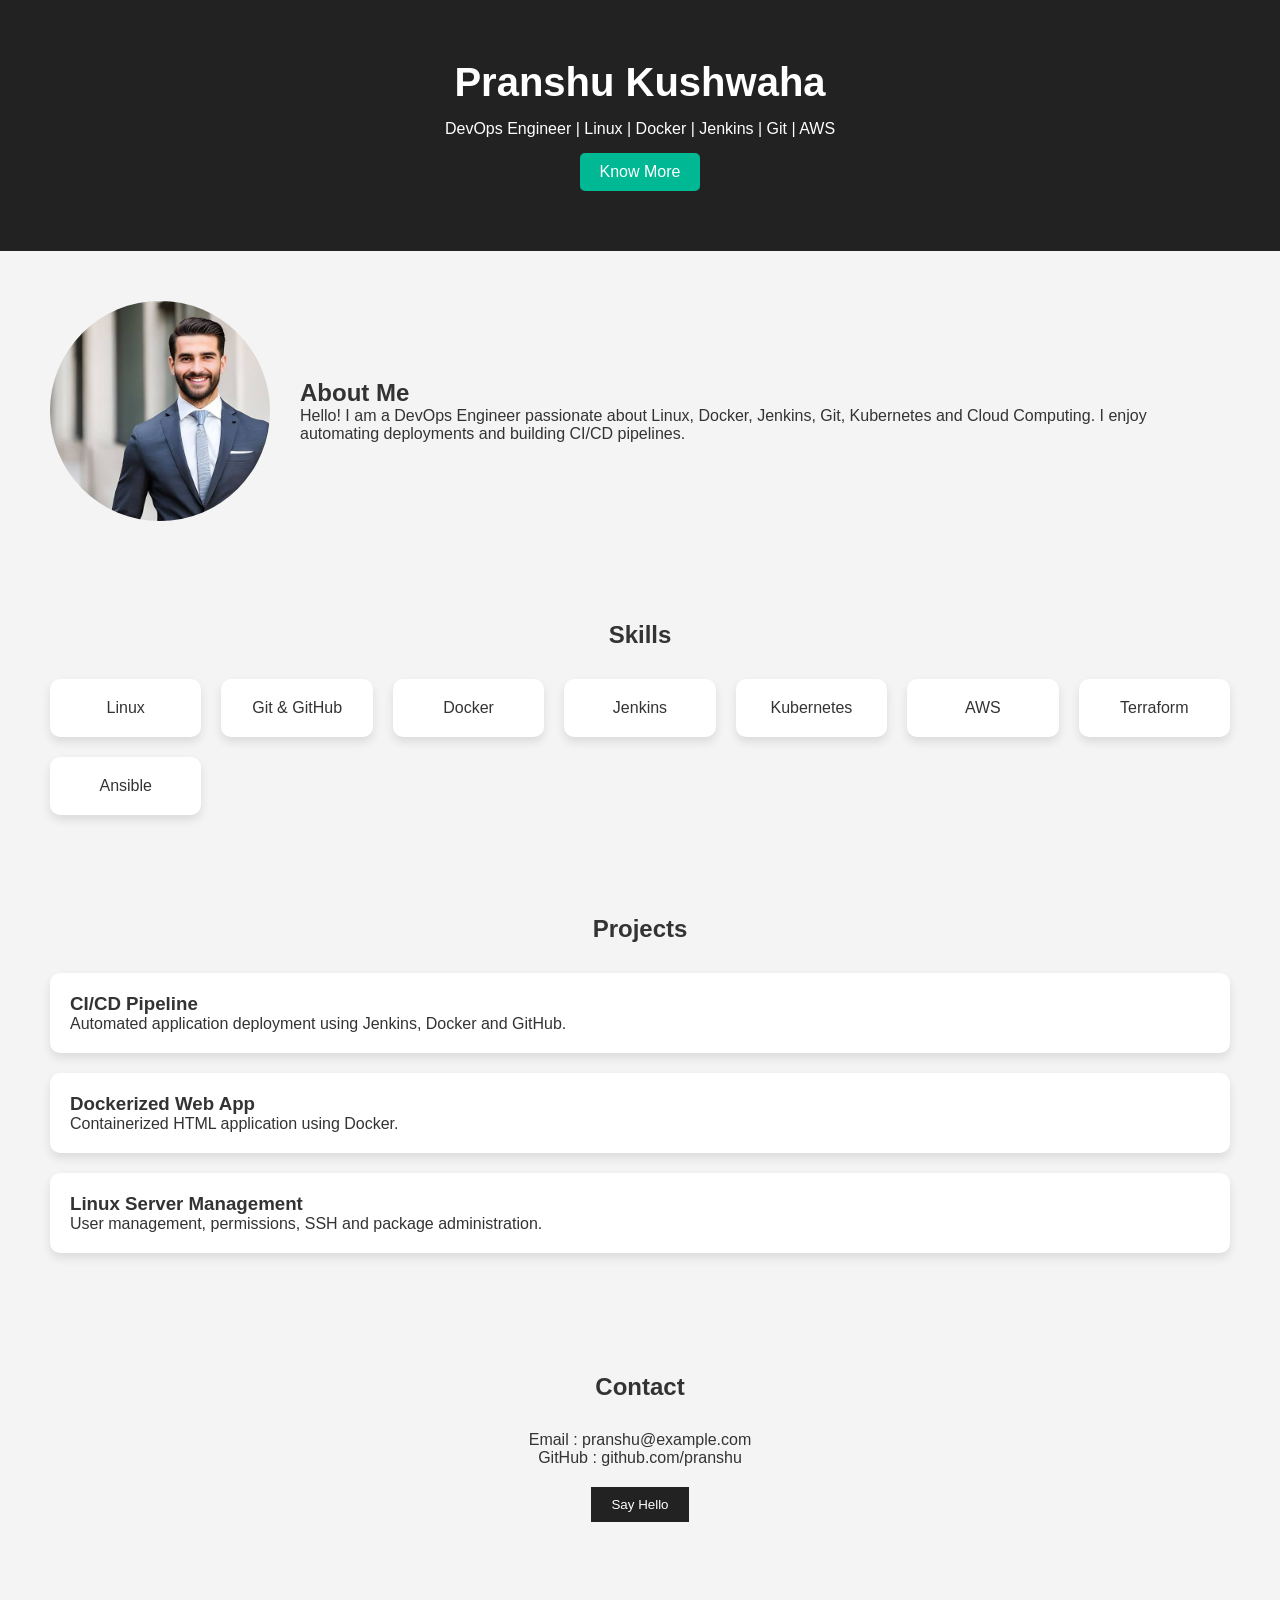
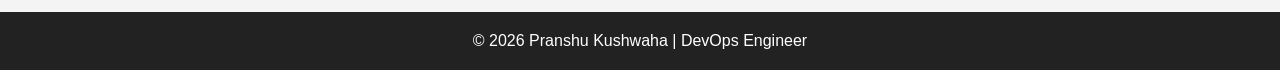
<file: index.html>
<!DOCTYPE html>
<html lang="en">
<head>
<meta charset="UTF-8">
<meta name="viewport" content="width=device-width, initial-scale=1.0">
<title>Pranshu | DevOps Engineer</title>
<link rel="stylesheet" href="style.css">
</head>
<body>

<header>
    <h1>Pranshu Kushwaha</h1>
    <p>DevOps Engineer | Linux | Docker | Jenkins | Git | AWS</p>

    <a href="#about" class="btn">Know More</a>
</header>

<section id="about">
    <img src="images/profile.jpg" alt="Profile">
    <div>
        <h2>About Me</h2>
        <p>
            Hello! I am a DevOps Engineer passionate about Linux,
            Docker, Jenkins, Git, Kubernetes and Cloud Computing.
            I enjoy automating deployments and building CI/CD pipelines.
        </p>
    </div>
</section>

<section class="skills">
<h2>Skills</h2>

<div class="cards">
<div class="card">Linux</div>
<div class="card">Git & GitHub</div>
<div class="card">Docker</div>
<div class="card">Jenkins</div>
<div class="card">Kubernetes</div>
<div class="card">AWS</div>
<div class="card">Terraform</div>
<div class="card">Ansible</div>
</div>

</section>

<section class="projects">

<h2>Projects</h2>

<div class="project">

<h3>CI/CD Pipeline</h3>

<p>Automated application deployment using Jenkins, Docker and GitHub.</p>

</div>

<div class="project">

<h3>Dockerized Web App</h3>

<p>Containerized HTML application using Docker.</p>

</div>

<div class="project">

<h3>Linux Server Management</h3>

<p>User management, permissions, SSH and package administration.</p>

</div>

</section>

<section class="contact">

<h2>Contact</h2>

<p>Email : pranshu@example.com</p>

<p>GitHub : github.com/pranshu</p>

<button onclick="showMessage()">Say Hello</button>

<p id="msg"></p>

</section>

<footer>

<p>© 2026 Pranshu Kushwaha | DevOps Engineer</p>

</footer>

<script src="script.js"></script>

</body>
</html>
</file>
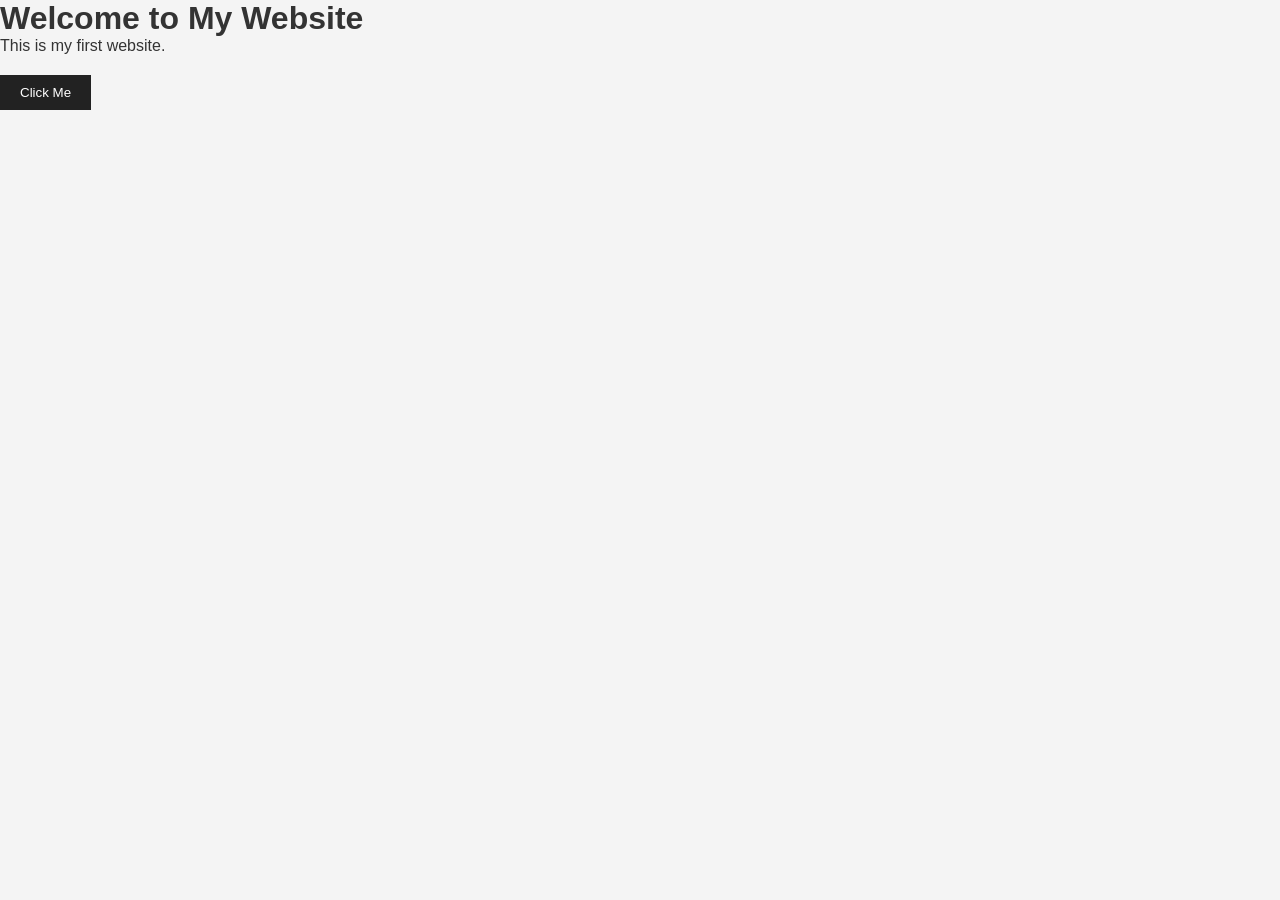
<file: ankit.html>
<!DOCTYPE html>
<html lang="en">
<head>
    <meta charset="UTF-8">
    <meta name="viewport" content="width=device-width, initial-scale=1.0">
    <title>My Simple Website</title>
    <link rel="stylesheet" href="style.css">
</head>
<body>

    <div class="container">
        <h1>Welcome to My Website</h1>
        <p>This is my first website.</p>
        <button onclick="showMessage()">Click Me</button>
        <p id="message"></p>
    </div>

    <script src="script.js"></script>
</body>
</html>
</file>
<file: style.css>
*{
margin:0;
padding:0;
box-sizing:border-box;
font-family:Arial,sans-serif;
}

body{
background:#f4f4f4;
color:#333;
}

header{
background:#222;
color:white;
text-align:center;
padding:60px;
}

header h1{
font-size:40px;
}

header p{
margin:15px 0;
}

.btn{
display:inline-block;
padding:10px 20px;
background:#00b894;
color:white;
text-decoration:none;
border-radius:5px;
}

section{
padding:50px;
}

#about{
display:flex;
align-items:center;
gap:30px;
}

#about img{
width:220px;
border-radius:50%;
}

.skills h2,
.projects h2,
.contact h2{
text-align:center;
margin-bottom:30px;
}

.cards{
display:grid;
grid-template-columns:repeat(auto-fit,minmax(150px,1fr));
gap:20px;
}

.card{
background:white;
padding:20px;
text-align:center;
border-radius:10px;
box-shadow:0 5px 10px rgba(0,0,0,.1);
}

.project{
background:white;
padding:20px;
margin:20px 0;
border-radius:10px;
box-shadow:0 5px 10px rgba(0,0,0,.1);
}

.contact{
text-align:center;
}

button{
padding:10px 20px;
background:#222;
color:white;
border:none;
cursor:pointer;
margin-top:20px;
}

footer{
background:#222;
color:white;
text-align:center;
padding:20px;
margin-top:40px;
}

@media(max-width:768px){

#about{
flex-direction:column;
text-align:center;
}

}
</file>
